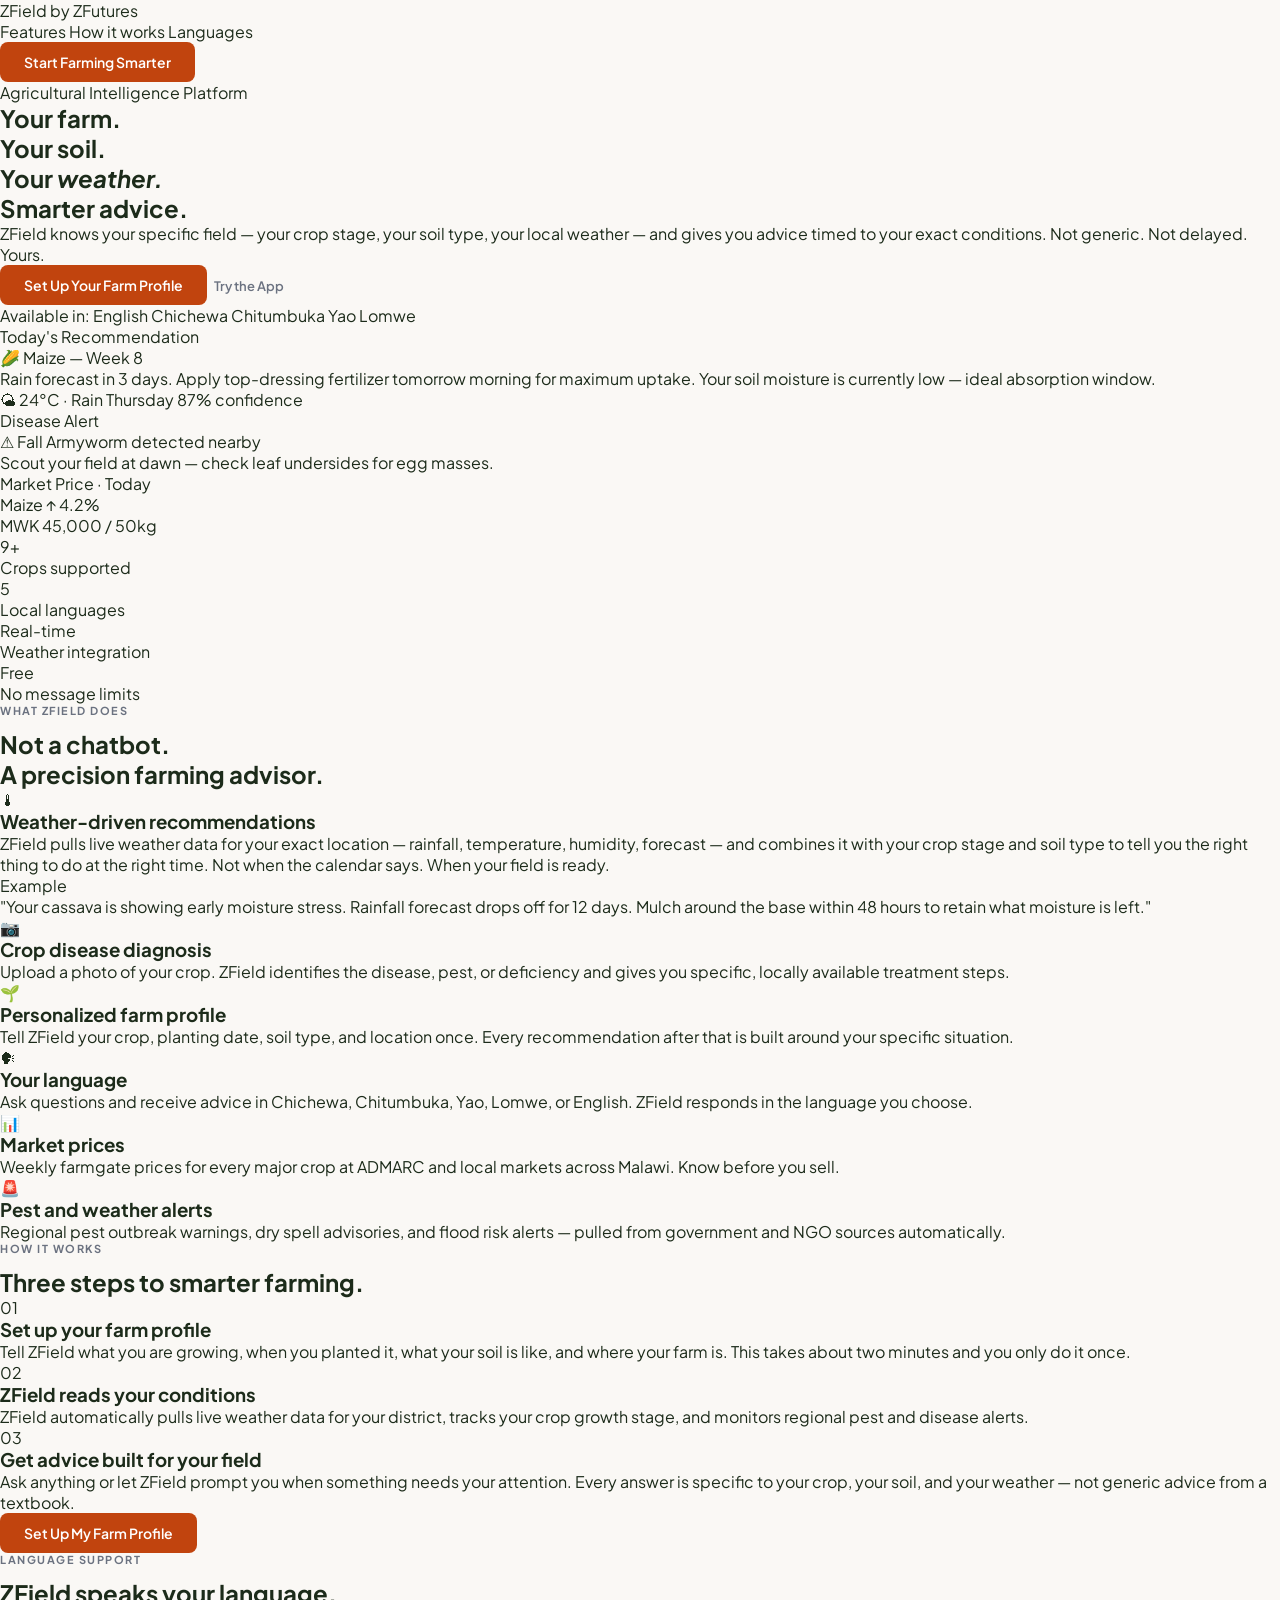
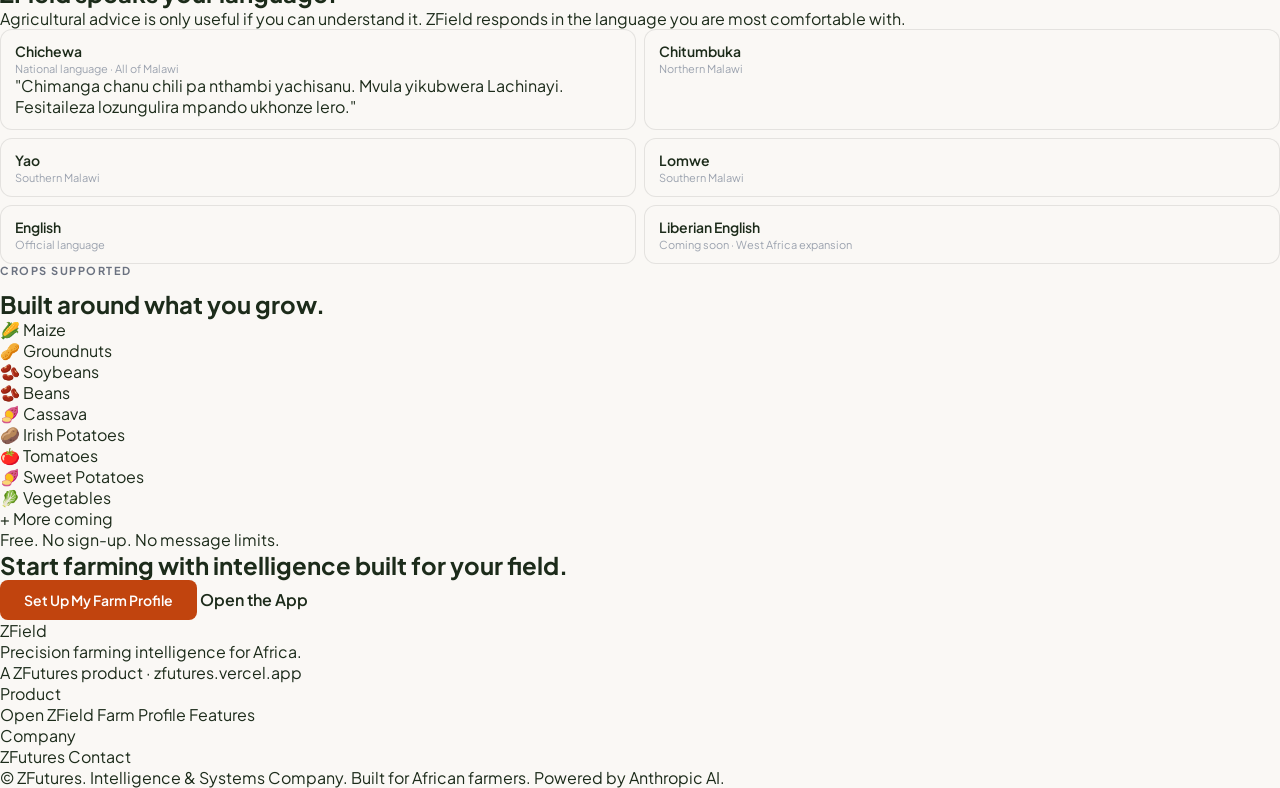
<file: index.html>
<!DOCTYPE html>
<html lang="en">
<head>
  <meta charset="UTF-8">
  <meta name="viewport" content="width=device-width, initial-scale=1.0">
  <meta name="description" content="ZField by ZFutures — Precision agricultural intelligence for African smallholder farmers. Crop diagnosis, personalized farming advice, weather-driven recommendations in your language.">
  <title>ZField | Precision Farming Intelligence by ZFutures</title>
  <link href="https://fonts.googleapis.com/css2?family=Playfair+Display:ital,wght@0,700;0,900;1,700&family=DM+Sans:wght@300;400;500;600&display=swap" rel="stylesheet">
  <link rel="stylesheet" href="css/style.css">
</head>
<body>

  <!-- NAV -->
  <nav class="nav">
    <div class="nav-inner">
      <a href="index.html" class="nav-logo">
        <span class="nav-logo-z">Z</span>Field
        <span class="nav-logo-by">by ZFutures</span>
      </a>
      <div class="nav-links">
        <a href="#features">Features</a>
        <a href="#how">How it works</a>
        <a href="#languages">Languages</a>
      </div>
      <a href="onboarding.html" class="btn btn-primary nav-cta">Start Farming Smarter</a>
    </div>
  </nav>

  <!-- HERO -->
  <section class="hero">
    <div class="hero-bg-pattern"></div>
    <div class="container hero-inner">
      <div class="hero-content">
        <div class="hero-badge">
          <span class="badge-dot"></span>
          Agricultural Intelligence Platform
        </div>
        <h1 class="hero-title">
          Your farm.<br>
          Your soil.<br>
          Your <em>weather.</em><br>
          Smarter advice.
        </h1>
        <p class="hero-desc">
          ZField knows your specific field — your crop stage, your soil type, your local weather — and gives you advice timed to your exact conditions. Not generic. Not delayed. Yours.
        </p>
        <div class="hero-actions">
          <a href="onboarding.html" class="btn btn-primary btn-large">Set Up Your Farm Profile</a>
          <a href="app.html" class="btn btn-ghost btn-large">Try the App</a>
        </div>
        <div class="hero-langs">
          <span class="lang-label">Available in:</span>
          <span class="lang-pill">English</span>
          <span class="lang-pill">Chichewa</span>
          <span class="lang-pill">Chitumbuka</span>
          <span class="lang-pill">Yao</span>
          <span class="lang-pill">Lomwe</span>
        </div>
      </div>
      <div class="hero-visual">
        <div class="hero-card hero-card-main">
          <div class="hcard-label">Today's Recommendation</div>
          <div class="hcard-crop">🌽 Maize — Week 8</div>
          <div class="hcard-advice">Rain forecast in 3 days. Apply top-dressing fertilizer tomorrow morning for maximum uptake. Your soil moisture is currently low — ideal absorption window.</div>
          <div class="hcard-meta">
            <span class="hcard-weather">🌤 24°C · Rain Thursday</span>
            <span class="hcard-conf">87% confidence</span>
          </div>
        </div>
        <div class="hero-card hero-card-secondary">
          <div class="hcard-label">Disease Alert</div>
          <div class="hcard-disease">⚠ Fall Armyworm detected nearby</div>
          <div class="hcard-action">Scout your field at dawn — check leaf undersides for egg masses.</div>
        </div>
        <div class="hero-card hero-card-tertiary">
          <div class="hcard-price-label">Market Price · Today</div>
          <div class="hcard-price-crop">Maize <span class="price-up">↑ 4.2%</span></div>
          <div class="hcard-price-val">MWK 45,000 / 50kg</div>
        </div>
      </div>
    </div>
  </section>

  <!-- STATS -->
  <section class="stats-strip">
    <div class="container stats-inner">
      <div class="stat">
        <div class="stat-num">9+</div>
        <div class="stat-label">Crops supported</div>
      </div>
      <div class="stat-divider"></div>
      <div class="stat">
        <div class="stat-num">5</div>
        <div class="stat-label">Local languages</div>
      </div>
      <div class="stat-divider"></div>
      <div class="stat">
        <div class="stat-num">Real-time</div>
        <div class="stat-label">Weather integration</div>
      </div>
      <div class="stat-divider"></div>
      <div class="stat">
        <div class="stat-num">Free</div>
        <div class="stat-label">No message limits</div>
      </div>
    </div>
  </section>

  <!-- FEATURES -->
  <section class="section features" id="features">
    <div class="container">
      <div class="section-header">
        <div class="section-label">What ZField does</div>
        <h2 class="section-title">Not a chatbot.<br>A precision farming advisor.</h2>
      </div>
      <div class="features-grid">

        <div class="feature-card feature-card-large">
          <div class="feature-icon">🌡</div>
          <h3>Weather-driven recommendations</h3>
          <p>ZField pulls live weather data for your exact location — rainfall, temperature, humidity, forecast — and combines it with your crop stage and soil type to tell you the right thing to do at the right time. Not when the calendar says. When your field is ready.</p>
          <div class="feature-example">
            <div class="fe-label">Example</div>
            <div class="fe-text">"Your cassava is showing early moisture stress. Rainfall forecast drops off for 12 days. Mulch around the base within 48 hours to retain what moisture is left."</div>
          </div>
        </div>

        <div class="feature-card">
          <div class="feature-icon">📷</div>
          <h3>Crop disease diagnosis</h3>
          <p>Upload a photo of your crop. ZField identifies the disease, pest, or deficiency and gives you specific, locally available treatment steps.</p>
        </div>

        <div class="feature-card">
          <div class="feature-icon">🌱</div>
          <h3>Personalized farm profile</h3>
          <p>Tell ZField your crop, planting date, soil type, and location once. Every recommendation after that is built around your specific situation.</p>
        </div>

        <div class="feature-card">
          <div class="feature-icon">🗣</div>
          <h3>Your language</h3>
          <p>Ask questions and receive advice in Chichewa, Chitumbuka, Yao, Lomwe, or English. ZField responds in the language you choose.</p>
        </div>

        <div class="feature-card">
          <div class="feature-icon">📊</div>
          <h3>Market prices</h3>
          <p>Weekly farmgate prices for every major crop at ADMARC and local markets across Malawi. Know before you sell.</p>
        </div>

        <div class="feature-card">
          <div class="feature-icon">🚨</div>
          <h3>Pest and weather alerts</h3>
          <p>Regional pest outbreak warnings, dry spell advisories, and flood risk alerts — pulled from government and NGO sources automatically.</p>
        </div>

      </div>
    </div>
  </section>

  <!-- HOW IT WORKS -->
  <section class="section how" id="how">
    <div class="container">
      <div class="section-header">
        <div class="section-label">How it works</div>
        <h2 class="section-title">Three steps to smarter farming.</h2>
      </div>
      <div class="steps">
        <div class="step">
          <div class="step-num">01</div>
          <div class="step-content">
            <h3>Set up your farm profile</h3>
            <p>Tell ZField what you are growing, when you planted it, what your soil is like, and where your farm is. This takes about two minutes and you only do it once.</p>
          </div>
        </div>
        <div class="step-connector"></div>
        <div class="step">
          <div class="step-num">02</div>
          <div class="step-content">
            <h3>ZField reads your conditions</h3>
            <p>ZField automatically pulls live weather data for your district, tracks your crop growth stage, and monitors regional pest and disease alerts.</p>
          </div>
        </div>
        <div class="step-connector"></div>
        <div class="step">
          <div class="step-num">03</div>
          <div class="step-content">
            <h3>Get advice built for your field</h3>
            <p>Ask anything or let ZField prompt you when something needs your attention. Every answer is specific to your crop, your soil, and your weather — not generic advice from a textbook.</p>
          </div>
        </div>
      </div>
      <div class="how-cta">
        <a href="onboarding.html" class="btn btn-primary btn-large">Set Up My Farm Profile</a>
      </div>
    </div>
  </section>

  <!-- LANGUAGES -->
  <section class="section languages" id="languages">
    <div class="container">
      <div class="section-header">
        <div class="section-label">Language support</div>
        <h2 class="section-title">ZField speaks your language.</h2>
        <p class="section-desc">Agricultural advice is only useful if you can understand it. ZField responds in the language you are most comfortable with.</p>
      </div>
      <div class="lang-grid">
        <div class="lang-card lang-card-primary">
          <div class="lang-name">Chichewa</div>
          <div class="lang-region">National language · All of Malawi</div>
          <div class="lang-sample">"Chimanga chanu chili pa nthambi yachisanu. Mvula yikubwera Lachinayi. Fesitaileza lozungulira mpando ukhonze lero."</div>
        </div>
        <div class="lang-card">
          <div class="lang-name">Chitumbuka</div>
          <div class="lang-region">Northern Malawi</div>
        </div>
        <div class="lang-card">
          <div class="lang-name">Yao</div>
          <div class="lang-region">Southern Malawi</div>
        </div>
        <div class="lang-card">
          <div class="lang-name">Lomwe</div>
          <div class="lang-region">Southern Malawi</div>
        </div>
        <div class="lang-card">
          <div class="lang-name">English</div>
          <div class="lang-region">Official language</div>
        </div>
        <div class="lang-card lang-card-coming">
          <div class="lang-name">Liberian English</div>
          <div class="lang-region">Coming soon · West Africa expansion</div>
        </div>
      </div>
    </div>
  </section>

  <!-- CROPS -->
  <section class="section crops">
    <div class="container">
      <div class="section-header">
        <div class="section-label">Crops supported</div>
        <h2 class="section-title">Built around what you grow.</h2>
      </div>
      <div class="crops-grid">
        <div class="crop-pill">🌽 Maize</div>
        <div class="crop-pill">🥜 Groundnuts</div>
        <div class="crop-pill">🫘 Soybeans</div>
        <div class="crop-pill">🫘 Beans</div>
        <div class="crop-pill">🍠 Cassava</div>
        <div class="crop-pill">🥔 Irish Potatoes</div>
        <div class="crop-pill">🍅 Tomatoes</div>
        <div class="crop-pill">🍠 Sweet Potatoes</div>
        <div class="crop-pill">🥬 Vegetables</div>
        <div class="crop-pill crop-pill-more">+ More coming</div>
      </div>
    </div>
  </section>

  <!-- CTA -->
  <section class="section-cta">
    <div class="container">
      <div class="cta-box">
        <div class="cta-label">Free. No sign-up. No message limits.</div>
        <h2 class="cta-title">Start farming with intelligence built for your field.</h2>
        <div class="cta-actions">
          <a href="onboarding.html" class="btn btn-primary btn-large">Set Up My Farm Profile</a>
          <a href="app.html" class="btn btn-ghost-dark btn-large">Open the App</a>
        </div>
      </div>
    </div>
  </section>

  <!-- FOOTER -->
  <footer class="footer">
    <div class="container footer-inner">
      <div class="footer-brand">
        <div class="footer-logo">
          <span class="nav-logo-z">Z</span>Field
        </div>
        <div class="footer-tagline">Precision farming intelligence for Africa.</div>
        <div class="footer-by">A ZFutures product · <a href="https://zfutures.vercel.app" target="_blank">zfutures.vercel.app</a></div>
      </div>
      <div class="footer-links">
        <div class="footer-col">
          <div class="footer-col-title">Product</div>
          <a href="app.html">Open ZField</a>
          <a href="onboarding.html">Farm Profile</a>
          <a href="#features">Features</a>
        </div>
        <div class="footer-col">
          <div class="footer-col-title">Company</div>
          <a href="https://zfutures.vercel.app" target="_blank">ZFutures</a>
          <a href="mailto:ZFutures@outlook.com">Contact</a>
        </div>
      </div>
    </div>
    <div class="footer-bottom">
      <div class="container">
        <span>© ZFutures. Intelligence & Systems Company.</span>
        <span>Built for African farmers. Powered by Anthropic AI.</span>
      </div>
    </div>
  </footer>

</body>
</html>
</file>
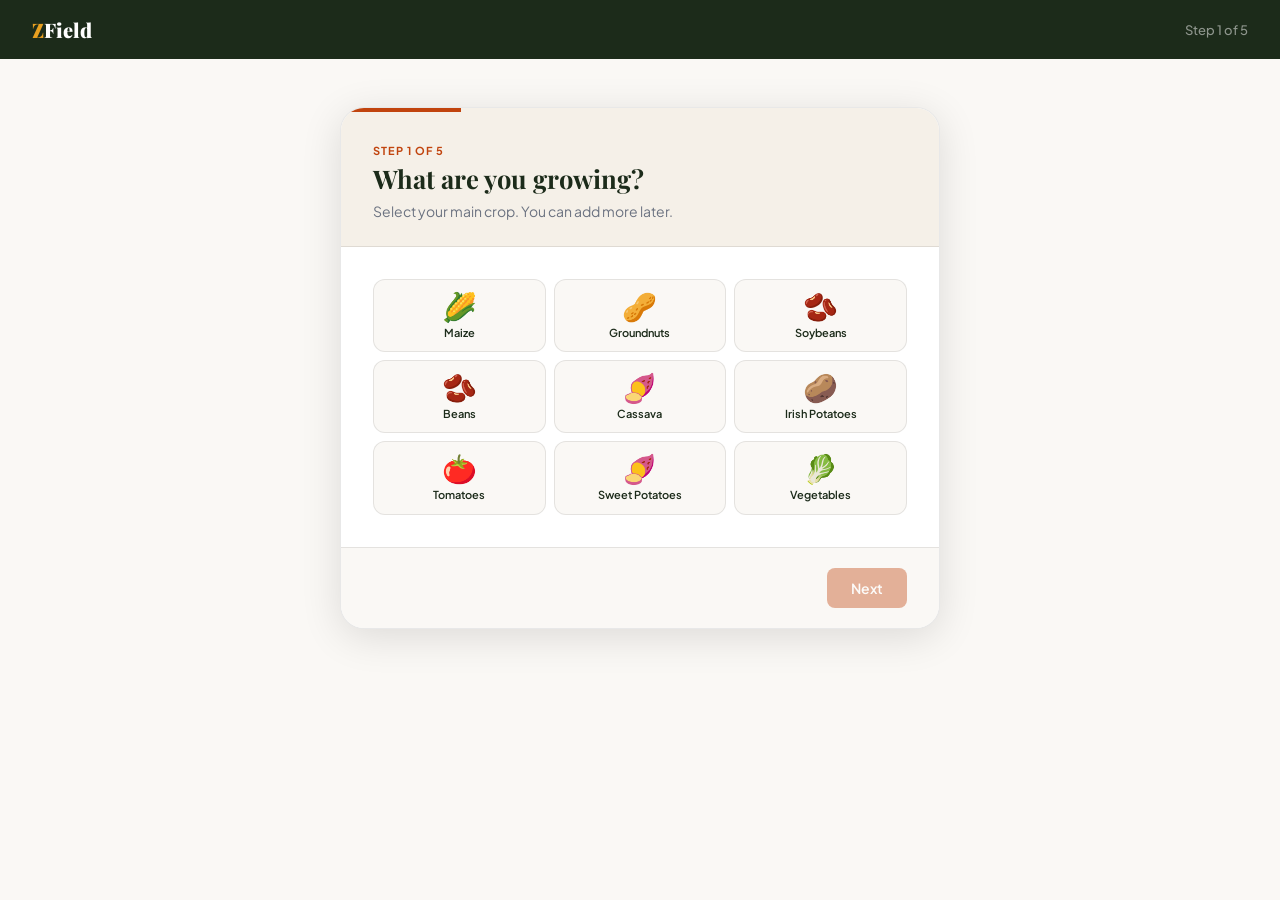
<file: onboarding.html>
<!DOCTYPE html>
<html lang="en">
<head>
  <meta charset="UTF-8">
  <meta name="viewport" content="width=device-width, initial-scale=1.0">
  <title>Set Up Your Farm Profile | ZField</title>
  <link href="https://fonts.googleapis.com/css2?family=Playfair+Display:ital,wght@0,700;0,900;1,700&family=DM+Sans:wght@300;400;500;600&display=swap" rel="stylesheet">
  <link rel="stylesheet" href="css/style.css">
  <style>
    body { background: var(--offwhite); }
    .onboarding-wrap { min-height: 100vh; display: flex; flex-direction: column; }
    .onboarding-header { background: var(--soil); padding: 1rem 2rem; display: flex; align-items: center; justify-content: space-between; }
    .onboarding-logo { font-family: var(--font-display); font-weight: 900; font-size: 20px; color: #fff; text-decoration: none; }
    .onboarding-logo .z { color: var(--harvest); }
    .step-indicator { font-size: 13px; color: rgba(255,255,255,0.5); font-weight: 500; }
    .onboarding-body { flex: 1; display: flex; align-items: flex-start; justify-content: center; padding: 3rem 1.5rem; }
    .onboarding-card { background: #fff; border-radius: var(--radius-xl); border: 1px solid var(--border); width: 100%; max-width: 600px; overflow: hidden; box-shadow: var(--shadow-lg); }
    .onboarding-card-header { background: var(--parchment); padding: 2rem 2rem 1.5rem; border-bottom: 1px solid var(--border); }
    .step-num-label { font-size: 11px; font-weight: 700; letter-spacing: 1px; text-transform: uppercase; color: var(--terracotta); margin-bottom: 6px; }
    .step-title { font-family: var(--font-display); font-size: 1.6rem; font-weight: 700; color: var(--soil); line-height: 1.2; margin-bottom: 6px; }
    .step-desc { font-size: 14px; color: var(--muted); line-height: 1.6; }
    .onboarding-card-body { padding: 2rem; }
    .onboarding-card-footer { padding: 1.25rem 2rem; border-top: 1px solid var(--border); display: flex; justify-content: space-between; align-items: center; background: var(--offwhite); }
    .btn-back { background: transparent; color: var(--muted); border: none; font-family: var(--font-body); font-size: 14px; font-weight: 500; cursor: pointer; padding: 10px 0; }
    .btn-back:hover { color: var(--soil); }
    .step-panel { display: none; }
    .step-panel.active { display: block; }
    .district-grid { display: grid; grid-template-columns: repeat(3,1fr); gap: 8px; max-height: 280px; overflow-y: auto; padding-right: 4px; }
    .district-btn { padding: 8px 10px; border: 1.5px solid var(--border); border-radius: var(--radius-sm); background: var(--offwhite); font-family: var(--font-body); font-size: 12px; font-weight: 500; color: var(--soil); cursor: pointer; transition: all 0.15s; text-align: center; }
    .district-btn:hover { border-color: var(--terracotta); background: rgba(193,68,14,0.04); }
    .district-btn.selected { border-color: var(--terracotta); background: rgba(193,68,14,0.08); font-weight: 600; }
    .soil-card { display: flex; align-items: flex-start; gap: 14px; padding: 1rem 1.25rem; border: 1.5px solid var(--border); border-radius: var(--radius-md); cursor: pointer; transition: all 0.18s; background: var(--offwhite); margin-bottom: 10px; }
    .soil-card:hover { border-color: var(--terracotta); }
    .soil-card.selected { border-color: var(--terracotta); background: rgba(193,68,14,0.07); }
    .soil-icon { font-size: 1.5rem; flex-shrink: 0; margin-top: 2px; }
    .soil-name { font-size: 14px; font-weight: 600; color: var(--soil); margin-bottom: 3px; }
    .soil-desc { font-size: 12px; color: var(--muted); line-height: 1.5; }
    .summary-row { display: flex; justify-content: space-between; align-items: center; padding: 12px 0; border-bottom: 1px solid var(--border); }
    .summary-row:last-child { border-bottom: none; }
    .summary-label { font-size: 13px; color: var(--muted); }
    .summary-val { font-size: 14px; font-weight: 600; color: var(--soil); }
    .weather-fetched { background: rgba(58,125,68,0.08); border: 1px solid rgba(58,125,68,0.2); border-radius: var(--radius-md); padding: 1rem 1.25rem; display: flex; align-items: center; gap: 12px; }
    .weather-fetched-label { font-size: 12px; color: var(--leaf); font-weight: 600; margin-bottom: 2px; }
    .weather-fetched-val { font-size: 14px; color: var(--soil); font-weight: 500; }
    .week-badge { display: inline-flex; align-items: center; gap: 6px; background: rgba(193,68,14,0.1); color: var(--terracotta); font-size: 13px; font-weight: 600; padding: 6px 14px; border-radius: 100px; margin-top: 10px; }
    .lang-select-grid { display: grid; grid-template-columns: 1fr 1fr; gap: 10px; }
    .lang-select-card { padding: 1rem 1.25rem; border: 1.5px solid var(--border); border-radius: var(--radius-md); cursor: pointer; transition: all 0.18s; background: var(--offwhite); }
    .lang-select-card:hover { border-color: var(--terracotta); }
    .lang-select-card.selected { border-color: var(--terracotta); background: rgba(193,68,14,0.07); }
    .lang-select-name { font-size: 15px; font-weight: 600; color: var(--soil); }
    .lang-select-region { font-size: 12px; color: var(--subtle); margin-top: 2px; }
  </style>
</head>
<body>
<div class="onboarding-wrap">
  <div class="onboarding-header">
    <a href="index.html" class="onboarding-logo"><span class="z">Z</span>Field</a>
    <div class="step-indicator" id="step-indicator">Step 1 of 5</div>
  </div>
  <div class="onboarding-body">
    <div class="onboarding-card">
      <div style="height:4px;background:var(--parchment)">
        <div id="progress-fill" style="height:100%;background:var(--terracotta);transition:width 0.4s ease;width:20%"></div>
      </div>

      <!-- STEP 1: CROP -->
      <div class="step-panel active" id="step-1">
        <div class="onboarding-card-header">
          <div class="step-num-label">Step 1 of 5</div>
          <div class="step-title">What are you growing?</div>
          <div class="step-desc">Select your main crop. You can add more later.</div>
        </div>
        <div class="onboarding-card-body">
          <div class="choice-grid">
            <div class="choice-card" onclick="selectChoice(this,'crop','maize')"><div class="choice-icon">🌽</div><div class="choice-label">Maize</div></div>
            <div class="choice-card" onclick="selectChoice(this,'crop','groundnuts')"><div class="choice-icon">🥜</div><div class="choice-label">Groundnuts</div></div>
            <div class="choice-card" onclick="selectChoice(this,'crop','soybeans')"><div class="choice-icon">🫘</div><div class="choice-label">Soybeans</div></div>
            <div class="choice-card" onclick="selectChoice(this,'crop','beans')"><div class="choice-icon">🫘</div><div class="choice-label">Beans</div></div>
            <div class="choice-card" onclick="selectChoice(this,'crop','cassava')"><div class="choice-icon">🍠</div><div class="choice-label">Cassava</div></div>
            <div class="choice-card" onclick="selectChoice(this,'crop','irish-potatoes')"><div class="choice-icon">🥔</div><div class="choice-label">Irish Potatoes</div></div>
            <div class="choice-card" onclick="selectChoice(this,'crop','tomatoes')"><div class="choice-icon">🍅</div><div class="choice-label">Tomatoes</div></div>
            <div class="choice-card" onclick="selectChoice(this,'crop','sweet-potatoes')"><div class="choice-icon">🍠</div><div class="choice-label">Sweet Potatoes</div></div>
            <div class="choice-card" onclick="selectChoice(this,'crop','vegetables')"><div class="choice-icon">🥬</div><div class="choice-label">Vegetables</div></div>
          </div>
        </div>
        <div class="onboarding-card-footer">
          <div></div>
          <button class="btn btn-primary" onclick="nextStep()" id="btn-next-1" disabled>Next</button>
        </div>
      </div>

      <!-- STEP 2: PLANTING DATE -->
      <div class="step-panel" id="step-2">
        <div class="onboarding-card-header">
          <div class="step-num-label">Step 2 of 5</div>
          <div class="step-title">When did you plant?</div>
          <div class="step-desc">This helps ZField track your crop growth stage and time every recommendation correctly.</div>
        </div>
        <div class="onboarding-card-body">
          <div class="form-group">
            <label class="form-label">Planting date</label>
            <input type="date" class="form-input" id="planting-date" onchange="onDateChange()" max="">
            <div class="form-hint">If you are not sure of the exact date, pick the closest Monday to when you planted.</div>
          </div>
          <div id="week-display" style="display:none">
            <div style="font-size:13px;color:var(--muted);margin-bottom:6px">Your crop is currently at:</div>
            <div class="week-badge" id="week-badge-text">Week 0</div>
          </div>
        </div>
        <div class="onboarding-card-footer">
          <button class="btn-back" onclick="prevStep()">Back</button>
          <button class="btn btn-primary" onclick="nextStep()" id="btn-next-2" disabled>Next</button>
        </div>
      </div>

      <!-- STEP 3: DISTRICT -->
      <div class="step-panel" id="step-3">
        <div class="onboarding-card-header">
          <div class="step-num-label">Step 3 of 5</div>
          <div class="step-title">Which district is your farm in?</div>
          <div class="step-desc">ZField uses this to pull live weather data for your exact area automatically.</div>
        </div>
        <div class="onboarding-card-body">
          <div class="form-group">
            <label class="form-label">Search district <span>(or scroll below)</span></label>
            <input type="text" class="form-input" id="district-search" placeholder="Type to filter..." oninput="filterDistricts(this.value)">
          </div>
          <div class="district-grid" id="district-grid"></div>
          <div id="weather-fetch-result" style="margin-top:1rem;display:none"></div>
        </div>
        <div class="onboarding-card-footer">
          <button class="btn-back" onclick="prevStep()">Back</button>
          <button class="btn btn-primary" onclick="fetchWeatherAndNext()" id="btn-next-3" disabled>Fetch My Weather</button>
        </div>
      </div>

      <!-- STEP 4: SOIL -->
      <div class="step-panel" id="step-4">
        <div class="onboarding-card-header">
          <div class="step-num-label">Step 4 of 5</div>
          <div class="step-title">What is your soil like?</div>
          <div class="step-desc">This helps ZField give you accurate fertilizer timing and moisture advice.</div>
        </div>
        <div class="onboarding-card-body">
          <div class="soil-card" onclick="selectSoil(this,'sandy')">
            <div class="soil-icon">🏖</div>
            <div><div class="soil-name">Sandy soil</div><div class="soil-desc">Light, drains fast, dries out quickly. Common in lower elevation areas. Needs more frequent watering and fertilizer.</div></div>
          </div>
          <div class="soil-card" onclick="selectSoil(this,'loam')">
            <div class="soil-icon">🌱</div>
            <div><div class="soil-name">Loam soil</div><div class="soil-desc">Dark, crumbly, holds moisture well. The best soil for most crops. Good drainage and nutrient retention.</div></div>
          </div>
          <div class="soil-card" onclick="selectSoil(this,'clay')">
            <div class="soil-icon">🟤</div>
            <div><div class="soil-name">Clay soil</div><div class="soil-desc">Heavy, sticky when wet, cracks when dry. Retains water for a long time. Common in low-lying areas and river valleys.</div></div>
          </div>
          <div class="soil-card" onclick="selectSoil(this,'black-cotton')">
            <div class="soil-icon">⚫</div>
            <div><div class="soil-name">Black cotton soil</div><div class="soil-desc">Very expansive, very sticky when wet. Waterlogging risk. Common in parts of the Lower Shire and lake shore areas.</div></div>
          </div>
          <div class="soil-card" onclick="selectSoil(this,'not-sure')">
            <div class="soil-icon">🤷</div>
            <div><div class="soil-name">Not sure</div><div class="soil-desc">That is fine. ZField will use general recommendations and ask you a few simple questions to learn your soil better.</div></div>
          </div>
        </div>
        <div class="onboarding-card-footer">
          <button class="btn-back" onclick="prevStep()">Back</button>
          <button class="btn btn-primary" onclick="nextStep()" id="btn-next-4" disabled>Next</button>
        </div>
      </div>

      <!-- STEP 5: LANGUAGE -->
      <div class="step-panel" id="step-5">
        <div class="onboarding-card-header">
          <div class="step-num-label">Step 5 of 5</div>
          <div class="step-title">Which language do you prefer?</div>
          <div class="step-desc">ZField will give you advice and answer your questions in this language.</div>
        </div>
        <div class="onboarding-card-body">
          <div class="lang-select-grid">
            <div class="lang-select-card" onclick="selectLang(this,'en')"><div class="lang-select-name">English</div><div class="lang-select-region">Official language</div></div>
            <div class="lang-select-card" onclick="selectLang(this,'ny')"><div class="lang-select-name">Chichewa</div><div class="lang-select-region">All of Malawi</div></div>
            <div class="lang-select-card" onclick="selectLang(this,'tum')"><div class="lang-select-name">Chitumbuka</div><div class="lang-select-region">Northern Malawi</div></div>
            <div class="lang-select-card" onclick="selectLang(this,'yao')"><div class="lang-select-name">Yao</div><div class="lang-select-region">Southern Malawi</div></div>
            <div class="lang-select-card" onclick="selectLang(this,'lom')"><div class="lang-select-name">Lomwe</div><div class="lang-select-region">Southern Malawi</div></div>
            <div class="lang-select-card" onclick="selectLang(this,'lib')"><div class="lang-select-name">Liberian English</div><div class="lang-select-region">West Africa</div></div>
          </div>
          <div style="margin-top:1.75rem;padding-top:1.75rem;border-top:1px solid var(--border)">
            <div style="font-size:13px;font-weight:600;color:var(--earth);margin-bottom:1rem">Your farm profile summary</div>
            <div id="summary-content"></div>
          </div>
        </div>
        <div class="onboarding-card-footer">
          <button class="btn-back" onclick="prevStep()">Back</button>
          <button class="btn btn-primary" onclick="saveAndLaunch()" id="btn-next-5" disabled>Launch ZField</button>
        </div>
      </div>

    </div>
  </div>
</div>

<script>
const DISTRICTS = [
  {name:'Lilongwe',lat:-13.9669,lon:33.7873},{name:'Blantyre',lat:-15.7861,lon:35.0058},
  {name:'Mzuzu',lat:-11.4656,lon:34.0207},{name:'Zomba',lat:-15.3833,lon:35.3167},
  {name:'Kasungu',lat:-13.0333,lon:33.4833},{name:'Dedza',lat:-14.3667,lon:34.3333},
  {name:'Mchinji',lat:-13.7961,lon:32.8883},{name:'Salima',lat:-13.7833,lon:34.45},
  {name:'Ntcheu',lat:-14.8167,lon:34.6333},{name:'Ntchisi',lat:-13.3833,lon:33.8833},
  {name:'Dowa',lat:-13.6500,lon:33.9333},{name:'Nkhotakota',lat:-12.9258,lon:34.2961},
  {name:'Balaka',lat:-14.9833,lon:34.9667},{name:'Chiradzulu',lat:-15.6667,lon:35.1667},
  {name:'Machinga',lat:-15.1833,lon:35.5167},{name:'Mangochi',lat:-14.4769,lon:35.2647},
  {name:'Mulanje',lat:-15.9667,lon:35.5},{name:'Mwanza',lat:-15.6078,lon:34.5200},
  {name:'Neno',lat:-15.3667,lon:34.6500},{name:'Nsanje',lat:-16.9167,lon:35.2667},
  {name:'Phalombe',lat:-15.8000,lon:35.6500},{name:'Thyolo',lat:-16.0667,lon:35.1333},
  {name:'Chikwawa',lat:-16.0333,lon:34.8000},{name:'Rumphi',lat:-11.0167,lon:33.8667},
  {name:'Mzimba',lat:-11.9000,lon:33.6000},{name:'Nkhata Bay',lat:-11.6000,lon:34.2833},
  {name:'Karonga',lat:-9.9333,lon:33.9333},{name:'Chitipa',lat:-9.7000,lon:33.2667},
];

let profile = {crop:null,plantingDate:null,district:null,districtCoords:null,soilType:null,language:null,weather:null};
let currentStep = 1;

function renderDistricts(list) {
  const grid = document.getElementById('district-grid');
  grid.innerHTML = '';
  list.forEach(d => {
    const btn = document.createElement('button');
    btn.className = 'district-btn' + (profile.district === d.name ? ' selected' : '');
    btn.textContent = d.name;
    btn.onclick = () => selectDistrict(btn, d);
    grid.appendChild(btn);
  });
}

renderDistricts(DISTRICTS);
document.getElementById('planting-date').max = new Date().toISOString().split('T')[0];

function filterDistricts(q) {
  renderDistricts(q ? DISTRICTS.filter(d => d.name.toLowerCase().includes(q.toLowerCase())) : DISTRICTS);
}

function selectDistrict(btn, district) {
  document.querySelectorAll('.district-btn').forEach(b => b.classList.remove('selected'));
  btn.classList.add('selected');
  profile.district = district.name;
  profile.districtCoords = {lat: district.lat, lon: district.lon};
  document.getElementById('btn-next-3').disabled = false;
  document.getElementById('weather-fetch-result').style.display = 'none';
}

async function fetchWeatherAndNext() {
  if (!profile.district) return;
  const btn = document.getElementById('btn-next-3');
  btn.textContent = 'Fetching weather...';
  btn.disabled = true;
  try {
    const {lat, lon} = profile.districtCoords;
    const url = `https://api.open-meteo.com/v1/forecast?latitude=${lat}&longitude=${lon}&current=temperature_2m,relative_humidity_2m,precipitation,wind_speed_10m,weather_code&daily=precipitation_sum,temperature_2m_max,temperature_2m_min&timezone=Africa%2FBlantyre&forecast_days=7`;
    const res = await fetch(url);
    const data = await res.json();
    profile.weather = {
      temp: Math.round(data.current.temperature_2m),
      humidity: Math.round(data.current.relative_humidity_2m),
      windSpeed: Math.round(data.current.wind_speed_10m),
      precipitation: data.current.precipitation,
      dailyRain: data.daily.precipitation_sum,
      dailyMaxTemp: data.daily.temperature_2m_max,
      dailyMinTemp: data.daily.temperature_2m_min,
      fetchedAt: new Date().toISOString(),
    };
    const r = document.getElementById('weather-fetch-result');
    r.style.display = 'block';
    r.innerHTML = `<div class="weather-fetched"><div style="font-size:1.75rem">✅</div><div><div class="weather-fetched-label">Live weather loaded for ${profile.district}</div><div class="weather-fetched-val">${profile.weather.temp}°C · Humidity ${profile.weather.humidity}% · Wind ${profile.weather.windSpeed} km/h</div></div></div>`;
    btn.textContent = 'Next';
    btn.disabled = false;
    btn.onclick = nextStep;
  } catch(err) {
    const r = document.getElementById('weather-fetch-result');
    r.style.display = 'block';
    r.innerHTML = `<div class="alert alert-warning"><span class="alert-icon">⚠</span><span>Could not fetch weather right now. ZField will try again when you open the app. You can still continue.</span></div>`;
    btn.textContent = 'Continue Anyway';
    btn.disabled = false;
    btn.onclick = nextStep;
  }
}

function selectChoice(el, field, value) {
  el.closest('.choice-grid').querySelectorAll('.choice-card').forEach(c => c.classList.remove('selected'));
  el.classList.add('selected');
  profile[field] = value;
  document.getElementById('btn-next-' + currentStep).disabled = false;
}

function selectSoil(el, value) {
  document.querySelectorAll('.soil-card').forEach(c => c.classList.remove('selected'));
  el.classList.add('selected');
  profile.soilType = value;
  document.getElementById('btn-next-4').disabled = false;
}

function selectLang(el, value) {
  document.querySelectorAll('.lang-select-card').forEach(c => c.classList.remove('selected'));
  el.classList.add('selected');
  profile.language = value;
  document.getElementById('btn-next-5').disabled = false;
}

function onDateChange() {
  const val = document.getElementById('planting-date').value;
  if (!val) return;
  profile.plantingDate = val;
  const diffDays = Math.floor((new Date() - new Date(val)) / 86400000);
  const weeks = Math.max(0, Math.floor(diffDays / 7));
  document.getElementById('week-display').style.display = 'block';
  document.getElementById('week-badge-text').textContent = weeks === 0 ? 'Planted this week' : 'Week ' + weeks;
  document.getElementById('btn-next-2').disabled = false;
}

function updateProgress() {
  document.getElementById('progress-fill').style.width = ((currentStep / 5) * 100) + '%';
  document.getElementById('step-indicator').textContent = 'Step ' + currentStep + ' of 5';
}

function nextStep() {
  if (currentStep < 5) {
    document.getElementById('step-' + currentStep).classList.remove('active');
    currentStep++;
    document.getElementById('step-' + currentStep).classList.add('active');
    updateProgress();
    if (currentStep === 5) buildSummary();
  }
}

function prevStep() {
  if (currentStep > 1) {
    document.getElementById('step-' + currentStep).classList.remove('active');
    currentStep--;
    document.getElementById('step-' + currentStep).classList.add('active');
    updateProgress();
  }
}

function buildSummary() {
  const cropNames = {maize:'Maize',groundnuts:'Groundnuts',soybeans:'Soybeans',beans:'Beans',cassava:'Cassava','irish-potatoes':'Irish Potatoes',tomatoes:'Tomatoes','sweet-potatoes':'Sweet Potatoes',vegetables:'Vegetables'};
  const soilNames = {sandy:'Sandy soil',loam:'Loam soil',clay:'Clay soil','black-cotton':'Black cotton soil','not-sure':'Not confirmed'};
  const planted = new Date(profile.plantingDate);
  const weeks = Math.max(0, Math.floor((new Date() - planted) / 604800000));
  document.getElementById('summary-content').innerHTML = `
    <div class="summary-row"><span class="summary-label">Crop</span><span class="summary-val">${cropNames[profile.crop]||profile.crop}</span></div>
    <div class="summary-row"><span class="summary-label">Planted</span><span class="summary-val">${planted.toLocaleDateString('en-GB',{day:'numeric',month:'short',year:'numeric'})} &middot; Week ${weeks}</span></div>
    <div class="summary-row"><span class="summary-label">District</span><span class="summary-val">${profile.district}</span></div>
    <div class="summary-row"><span class="summary-label">Weather</span><span class="summary-val">${profile.weather ? profile.weather.temp+'°C &middot; Live data loaded' : 'Will fetch on app load'}</span></div>
    <div class="summary-row"><span class="summary-label">Soil type</span><span class="summary-val">${soilNames[profile.soilType]||profile.soilType}</span></div>
  `;
}

function saveAndLaunch() {
  profile.savedAt = new Date().toISOString();
  localStorage.setItem('zfield_profile', JSON.stringify(profile));
  window.location.href = 'app.html';
}
</script>
</body>
</html>
</file>
<file: css/style.css>
/* ═══════════════════════════════════════════════
   ZFIELD — Global Stylesheet
   ZFutures Intelligence & Systems
   ═══════════════════════════════════════════════ */

@import url('https://fonts.googleapis.com/css2?family=Playfair+Display:ital,wght@0,700;0,900;1,700&family=Plus+Jakarta+Sans:wght@300;400;500;600;700&display=swap');

/* ─── DESIGN TOKENS ─── */
:root {
  --soil:            #1C2B1A;
  --earth:           #3D2B1A;
  --terracotta:      #C1440E;
  --terracotta-light: rgba(193,68,14,0.08);
  --terracotta-border: rgba(193,68,14,0.25);
  --harvest:         #E8A020;
  --harvest-light:   rgba(232,160,32,0.10);
  --leaf:            #3A7D44;
  --leaf-light:      rgba(58,125,68,0.10);
  --leaf-border:     rgba(58,125,68,0.25);
  --sky:             #2B7EC1;
  --sky-light:       rgba(43,126,193,0.10);
  --parchment:       #F5F0E8;
  --offwhite:        #FAF8F5;
  --border:          rgba(0,0,0,0.09);
  --border-strong:   rgba(0,0,0,0.15);
  --muted:           #6B7280;
  --subtle:          #9CA3AF;
  --shadow-sm:  0 1px 3px rgba(0,0,0,0.08);
  --shadow-md:  0 4px 16px rgba(0,0,0,0.10);
  --shadow-lg:  0 8px 40px rgba(0,0,0,0.12);
  --radius-sm:  8px;
  --radius-md:  12px;
  --radius-lg:  16px;
  --radius-xl:  24px;
  --font-display: 'Playfair Display', serif;
  --font-body:    'Plus Jakarta Sans', sans-serif;
}

/* ─── RESET ─── */
*, *::before, *::after { box-sizing: border-box; margin: 0; padding: 0; }
html { font-size: 16px; scroll-behavior: smooth; }
body {
  font-family: var(--font-body);
  background: var(--offwhite);
  color: var(--soil);
  -webkit-font-smoothing: antialiased;
  -moz-osx-font-smoothing: grayscale;
  min-height: 100vh;
}
img { max-width: 100%; display: block; }
a { color: inherit; text-decoration: none; }
button { font-family: var(--font-body); cursor: pointer; }
input, textarea, select { font-family: var(--font-body); }

/* ─── BUTTONS ─── */
.btn {
  display: inline-flex;
  align-items: center;
  justify-content: center;
  gap: 8px;
  border: none;
  border-radius: var(--radius-sm);
  font-family: var(--font-body);
  font-weight: 600;
  cursor: pointer;
  transition: all 0.2s ease;
  white-space: nowrap;
  text-decoration: none;
}
.btn-primary {
  background: var(--terracotta);
  color: #fff;
  padding: 11px 24px;
  font-size: 14px;
}
.btn-primary:hover:not(:disabled) {
  background: #A33A0C;
  transform: translateY(-1px);
  box-shadow: 0 4px 14px rgba(193,68,14,0.3);
}
.btn-primary:disabled {
  opacity: 0.40;
  cursor: not-allowed;
  transform: none;
  box-shadow: none;
}
.btn-ghost {
  background: transparent;
  color: var(--muted);
  padding: 11px 4px;
  font-size: 13px;
  border: none;
}
.btn-ghost:hover { color: var(--soil); }

.btn-outline {
  background: transparent;
  color: var(--terracotta);
  border: 1.5px solid var(--terracotta);
  padding: 10px 22px;
  font-size: 14px;
}
.btn-outline:hover {
  background: var(--terracotta-light);
}

.btn-lg { padding: 14px 32px; font-size: 16px; border-radius: var(--radius-md); }
.btn-full { width: 100%; }

/* ─── FORM ELEMENTS ─── */
.form-group { display: flex; flex-direction: column; gap: 6px; }
.form-label {
  font-size: 13px;
  font-weight: 600;
  color: var(--soil);
}
.form-hint {
  font-size: 12px;
  color: var(--muted);
  line-height: 1.5;
}
.form-input {
  border: 1.5px solid var(--border-strong);
  border-radius: var(--radius-sm);
  padding: 10px 14px;
  font-size: 14px;
  color: var(--soil);
  background: #fff;
  transition: border-color 0.2s;
  outline: none;
  width: 100%;
}
.form-input:focus { border-color: var(--terracotta); }
.form-input::placeholder { color: var(--subtle); }

/* ─── CHOICE GRID (crop selection etc) ─── */
.choice-grid {
  display: grid;
  grid-template-columns: repeat(3, 1fr);
  gap: 8px;
}
.choice-card {
  display: flex;
  flex-direction: column;
  align-items: center;
  gap: 6px;
  padding: 12px 6px;
  border: 1.5px solid var(--border);
  border-radius: var(--radius-md);
  background: var(--offwhite);
  cursor: pointer;
  transition: all 0.15s;
  text-align: center;
}
.choice-card:hover {
  border-color: var(--terracotta);
  background: var(--terracotta-light);
}
.choice-card.selected {
  border-color: var(--terracotta);
  background: var(--terracotta-light);
}
.choice-icon { font-size: 1.75rem; line-height: 1; }
.choice-label { font-size: 11px; font-weight: 600; color: var(--soil); line-height: 1.2; }

/* ─── DISTRICT GRID ─── */
.district-grid {
  display: grid;
  grid-template-columns: repeat(3, 1fr);
  gap: 7px;
  max-height: 260px;
  overflow-y: auto;
  padding: 2px;
}
.district-btn {
  padding: 8px 6px;
  border: 1.5px solid var(--border);
  border-radius: var(--radius-sm);
  background: var(--offwhite);
  font-size: 11px;
  font-weight: 500;
  color: var(--soil);
  cursor: pointer;
  transition: all 0.15s;
  text-align: center;
}
.district-btn:hover { border-color: var(--terracotta); }
.district-btn.selected {
  border-color: var(--terracotta);
  background: var(--terracotta-light);
  font-weight: 700;
}

/* ─── SOIL CARDS ─── */
.soil-card {
  display: flex;
  align-items: flex-start;
  gap: 12px;
  padding: 12px 14px;
  border: 1.5px solid var(--border);
  border-radius: var(--radius-md);
  cursor: pointer;
  transition: all 0.18s;
  background: var(--offwhite);
  margin-bottom: 8px;
}
.soil-card:last-child { margin-bottom: 0; }
.soil-card:hover { border-color: var(--terracotta); }
.soil-card.selected {
  border-color: var(--terracotta);
  background: var(--terracotta-light);
}
.soil-icon { font-size: 1.5rem; flex-shrink: 0; margin-top: 1px; }
.soil-name { font-size: 13px; font-weight: 600; color: var(--soil); margin-bottom: 2px; }
.soil-desc { font-size: 11px; color: var(--muted); line-height: 1.5; }

/* ─── LANGUAGE CARDS ─── */
.lang-grid { display: grid; grid-template-columns: 1fr 1fr; gap: 8px; }
.lang-card {
  padding: 12px 14px;
  border: 1.5px solid var(--border);
  border-radius: var(--radius-md);
  cursor: pointer;
  transition: all 0.18s;
  background: var(--offwhite);
}
.lang-card:hover { border-color: var(--terracotta); }
.lang-card.selected {
  border-color: var(--terracotta);
  background: var(--terracotta-light);
}
.lang-name { font-size: 14px; font-weight: 600; color: var(--soil); }
.lang-region { font-size: 11px; color: var(--subtle); margin-top: 2px; }

/* ─── ALERTS ─── */
.alert {
  border-radius: var(--radius-md);
  padding: 12px 14px;
  font-size: 13px;
  line-height: 1.55;
  display: flex;
  align-items: flex-start;
  gap: 10px;
}
.alert-warning {
  background: var(--harvest-light);
  border: 1px solid rgba(232,160,32,0.30);
  color: var(--earth);
}
.alert-success {
  background: var(--leaf-light);
  border: 1px solid var(--leaf-border);
  color: var(--soil);
}
.alert-error {
  background: rgba(229,87,74,0.08);
  border: 1px solid rgba(229,87,74,0.25);
  color: #8B2318;
}
.alert-icon { flex-shrink: 0; font-size: 1rem; margin-top: 1px; }

/* ─── SUMMARY ROWS ─── */
.summary-row {
  display: flex;
  justify-content: space-between;
  align-items: center;
  padding: 10px 0;
  border-bottom: 1px solid var(--border);
}
.summary-row:last-child { border-bottom: none; }
.summary-label { font-size: 12px; color: var(--muted); }
.summary-val { font-size: 13px; font-weight: 600; color: var(--soil); }

/* ─── WEATHER BOX ─── */
.weather-box {
  background: var(--leaf-light);
  border: 1px solid var(--leaf-border);
  border-radius: var(--radius-md);
  padding: 12px 14px;
  display: flex;
  align-items: center;
  gap: 12px;
  margin-top: 12px;
}
.weather-box-icon { font-size: 1.75rem; }
.weather-box-label { font-size: 11px; font-weight: 700; color: var(--leaf); margin-bottom: 2px; }
.weather-box-val { font-size: 13px; font-weight: 500; color: var(--soil); }

/* ─── WEEK BADGE ─── */
.week-badge {
  display: inline-flex;
  align-items: center;
  gap: 6px;
  background: var(--harvest-light);
  color: var(--earth);
  font-size: 12px;
  font-weight: 600;
  padding: 5px 12px;
  border-radius: 100px;
  margin-top: 8px;
  border: 1px solid rgba(232,160,32,0.30);
}

/* ─── SECTION LABEL ─── */
.section-label {
  font-size: 11px;
  font-weight: 700;
  letter-spacing: 1.5px;
  text-transform: uppercase;
  color: var(--muted);
  display: block;
  margin-bottom: 12px;
}

/* ─── AI LOADING DOTS ─── */
.ai-loading { display: flex; align-items: center; gap: 10px; color: var(--muted); font-size: 13px; padding: 6px 0; }
.ai-dots { display: flex; gap: 5px; }
.ai-dot {
  width: 7px; height: 7px;
  background: var(--terracotta);
  border-radius: 50%;
  animation: dot-bounce 1.2s ease-in-out infinite;
}
.ai-dot:nth-child(2) { animation-delay: 0.2s; }
.ai-dot:nth-child(3) { animation-delay: 0.4s; }
@keyframes dot-bounce {
  0%, 80%, 100% { transform: scale(0.6); opacity: 0.4; }
  40%           { transform: scale(1.0); opacity: 1.0; }
}

/* ─── SCROLLBAR ─── */
::-webkit-scrollbar { width: 4px; height: 4px; }
::-webkit-scrollbar-track { background: transparent; }
::-webkit-scrollbar-thumb { background: var(--border-strong); border-radius: 4px; }

/* ─── UTILITY ─── */
.mt-4  { margin-top: 4px; }
.mt-8  { margin-top: 8px; }
.mt-12 { margin-top: 12px; }
.mt-16 { margin-top: 16px; }
.mt-24 { margin-top: 24px; }
.text-muted  { color: var(--muted); }
.text-center { text-align: center; }
.w-full { width: 100%; }
.hidden { display: none !important; }

/* ─── RESPONSIVE ─── */
@media (max-width: 400px) {
  .choice-grid { grid-template-columns: repeat(2, 1fr); }
  .district-grid { grid-template-columns: repeat(2, 1fr); }
}
</file>
